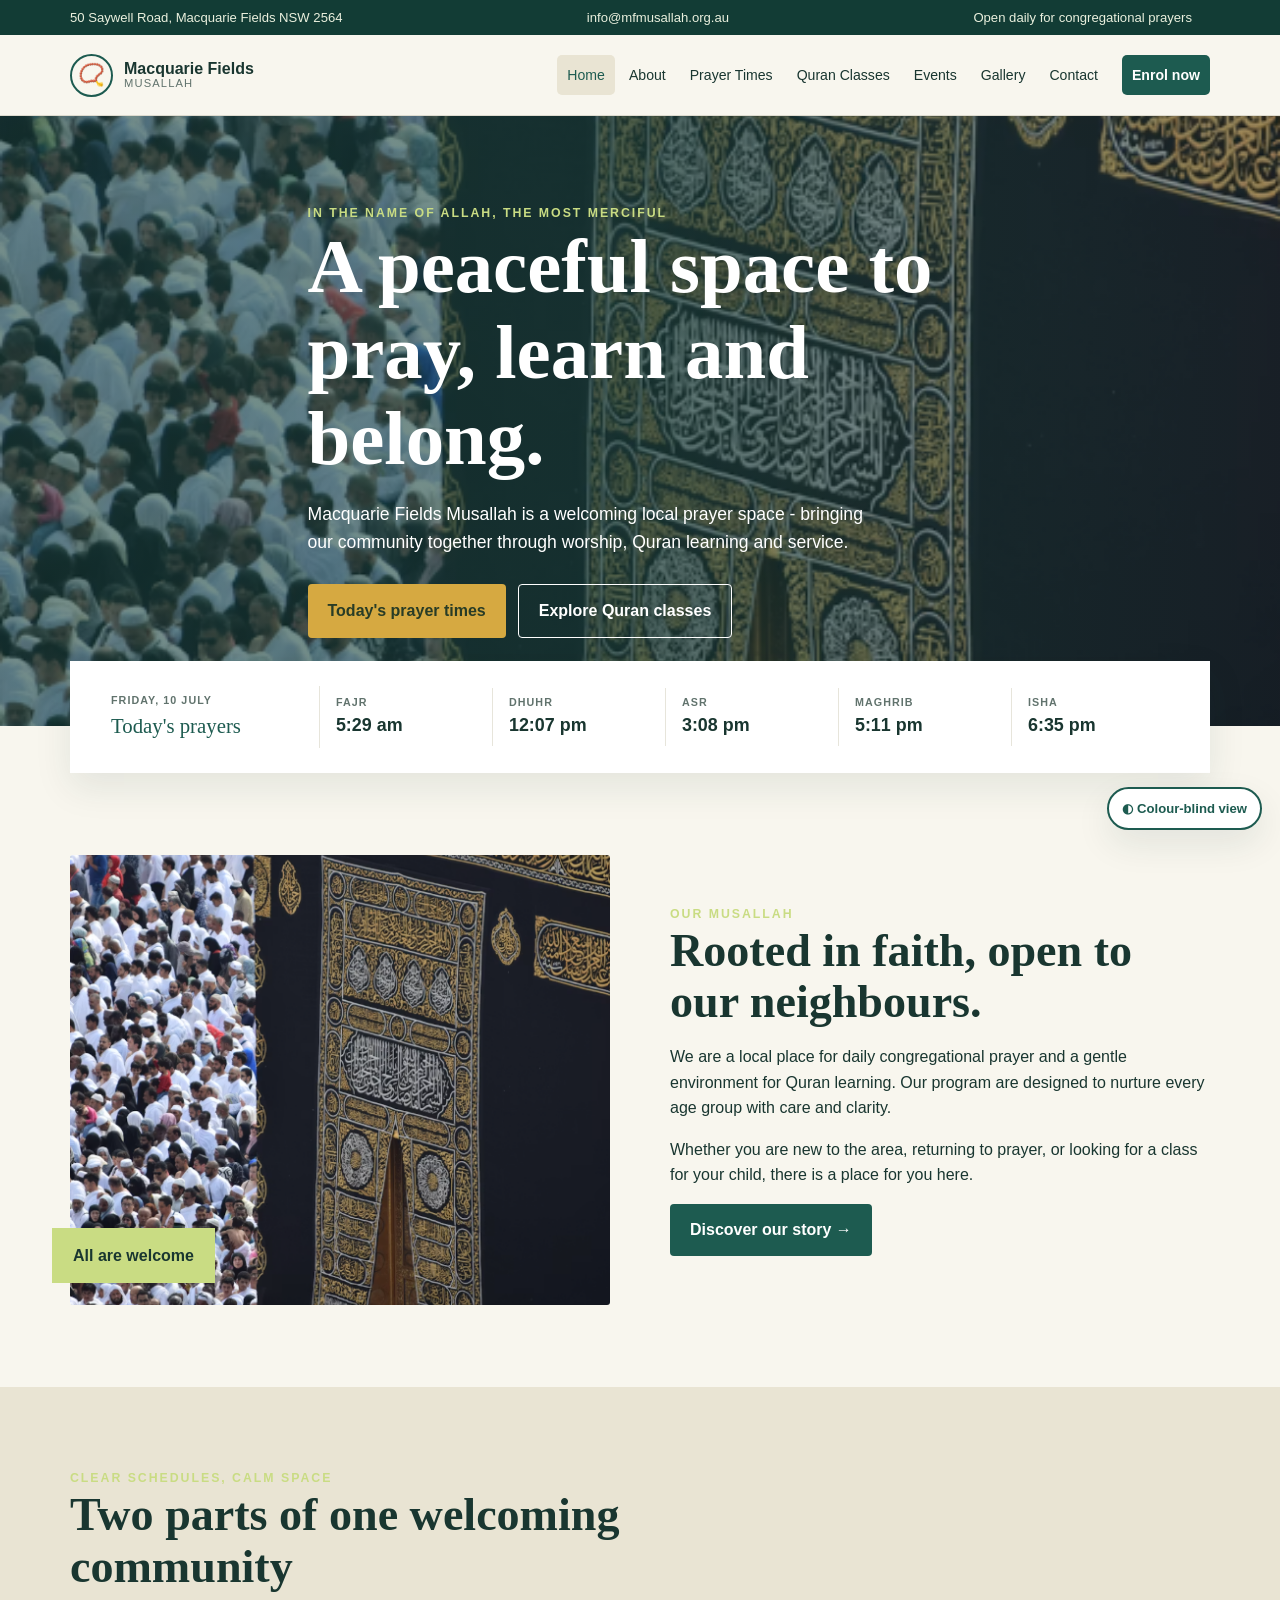
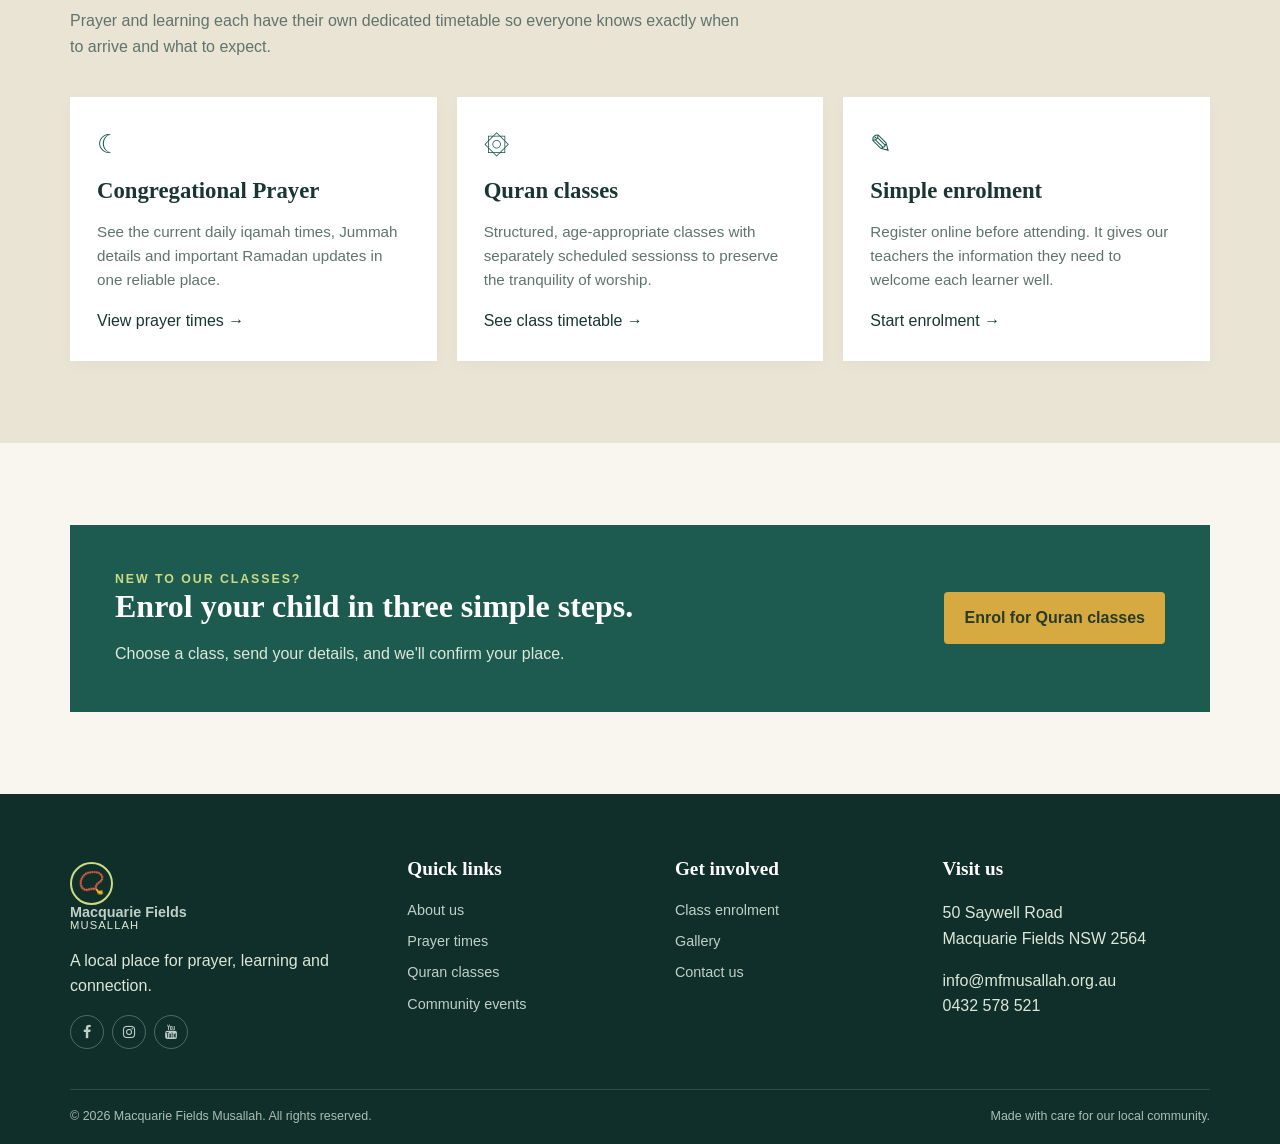
<file: index.html>
<!DOCTYPE html>
<html lang="en">
<head>
    <meta charset="UTF-8">
    <meta name="viewport" content="width=device-width, initial-scale=1.0">
    <meta name="description" content="Macquarie Fields Musallah - prayer, learning and community.">
    <title>Macquarie Fields Musallah | Welcome </title>
    <link rel="stylesheet" href="style.css">
    <link rel="stylesheet" href="https://cdnjs.cloudflare.com/ajax/libs/font-awesome/4.7.0/css/font-awesome.min.css">
</head>
<body>
    <div class="topbar">
        <div class="container">
            <span> 50 Saywell Road, Macquarie Fields NSW 2564</span>
            <span>info@mfmusallah.org.au</span>
            <span>Open daily for congregational prayers</span>
        </div>
</div>
<nav class="nav">
    <div class="container">
        <a class="brand" href="index.html">
            <span class="brand-mark">📿</span>
            <span>Macquarie Fields<small>Musallah</small></span> 
        </a>
        <button class="menu-btn" aria-label="Open menu" aria-expanded="false">≡</button>
        <div class="nav-links">
            <a class="active" href="index.html">Home</a>
            <a href="about.html">About</a>
            <a href="prayer-times.html">Prayer Times</a>
            <a href="quran-classes.html">Quran Classes</a>
            <a href="events.html">Events</a>
            <a href="gallery.html">Gallery</a>
            <a href="contact.html">Contact</a>
            <a class="nav-cta" href="enrolment.html">Enrol now</a>
        </div> 
    </div>
</nav>
<main>
    <section class="hero">
        <div class="container hero-content">
            <div class="eyebrow">In the name of Allah, the Most Merciful</div>
            <h1>A peaceful space to pray, learn and belong.</h1>
            <p>Macquarie Fields Musallah is a welcoming local prayer space - bringing our community together through worship, Quran learning and service.</p>
            <div class="hero-actions">
                <a class="btn btn-gold" href="prayer-times.html">Today's prayer times</a>
                <a class="btn btn-outline" style="color:white;border-color:white" href="quran-classes.html">Explore Quran classes</a>
            </div>
        </div>
    </section>
    <section class="prayer-strip container">
        <div class="prayer-card">
            <div>
                <small>Friday, 10 July</small>
                <span class="today">Today's prayers</span>
            </div>
            <div>
                <small>Fajr</small>
                <strong>5:29 am</strong>
            </div>
            <div>
                <small>Dhuhr</small>
                <strong>12:07 pm</strong>
            </div>
            <div>
                <small>Asr</small>
                <strong>3:08 pm</strong>
            </div>
            <div>
                <small>Maghrib</small>
                <strong>5:11 pm</strong>
            </div>
            <div>
                <small>Isha</small>
                <strong>6:35 pm</strong>
            </div>
        </div>
    </section>
    <section class="section">
        <div class="container two-col">
            <div class="image-frame">
                <img class="rounded" src="makkah.png" alt="Makkah">
                <div class="image-tag">All  are welcome</div>
            </div>
            <div>
                <div class="eyebrow">Our musallah</div>
                <h2>Rooted in faith, open to our neighbours.</h2>
                <p>We are a local place for daily congregational prayer and a gentle environment for Quran learning. Our program are designed to nurture every age group with care and clarity.</p>
                <p>Whether you are new to the area, returning to prayer, or looking for a class for your child, there is a place for you here.</p>
                <a class="btn" href="about.html">Discover our story →</a>
            </div>
        </div>
    </section>
    <section class="section soft">
        <div class="container">
            <div class="section-heading">
                <div class="eyebrow">Clear schedules, calm space</div>
                <h2>Two parts of one welcoming community</h2>
                <p>Prayer and learning each have their own dedicated timetable so everyone knows exactly when to arrive and what to expect.</p>
            </div>
            <div class="feature-grid">
                <article class="feature">
                    <div class="feature-icon">☾</div>
                    <h3>Congregational Prayer</h3>
                    <p>See the current daily iqamah times, Jummah details and important Ramadan updates in one reliable place.</p>
                    <a href="prayer-times.html">View prayer times →</a>
                </article>
                <article class="feature">
                    <div class="feature-icon">۞</div>
                    <h3>Quran classes</h3>
                    <p>Structured, age-appropriate classes with separately scheduled sessionss to preserve the tranquility of worship.</p>
                    <a href="quran-classes.html">See class timetable →</a>
                </article>
                <article class="feature">                    <div class="feature-icon">✎</div>
                    <h3>Simple enrolment</h3>
                    <p>Register online before attending. It gives our teachers the information they need to welcome each learner well.</p>
                    <a href="enrolment.html">Start enrolment →</a>
                </article>
            </div>
        </div>
    </section>
    <section class="section">
        <div class="container schedule-cta">
            <div>
                <div class="eyebrow">New to our classes?</div>
                <h2>Enrol your child in three simple steps.</h2>
                <p>Choose a class, send your details, and we'll confirm your place.</p>
            </div>
            <a class="btn btn-gold" href="enrolment.html">Enrol for Quran classes</a>
        </div>
    </section>
</main>
<footer class="footer">
    <div class="container footer-grid">
        <div>
            <a class="brand" href="index.html">
                <span class="brand-mark" style="border-color:#c9dc83;color:#c9dc83">📿</span>
                <span>Macquarie Fields<small style="color:#dce7d8">Musallah</small>
            </span>
        </a>
        <p>A local place for prayer, learning and connection.</p>
        <div class="socials">
            <a href="https://www.facebook.com/p/Islamic-Education-Centre-Inc-100068635358293/" class="fa fa-facebook"></a>
            <a href="https://www.instagram.com/p/DXOw4TwEh6K/" class="fa fa-instagram"></a>
            <a href="https://www.youtube.com/watch?v=nM-aJWeFFoo" class="fa fa-youtube"></a>
        </div>
    </div>
    <div>
        <h4>Quick links</h4>
        <a href="about.html">About us</a>
        <a href="prayer-times.html">Prayer times</a>
        <a href="quran-classes.html">Quran classes</a>
        <a href="events.html">Community events</a>
    </div>
    <div>
        <h4>Get involved</h4>
        <a href="enrolment.html">Class enrolment</a>
        <a href="gallery.html">Gallery</a>
        <a href="contact.html">Contact us</a>
    </div>
    <div>
        <h4>Visit us</h4>
        <p>50 Saywell Road<br>Macquarie Fields NSW 2564</p>
        <p>info@mfmusallah.org.au<br>0432 578 521</p>
    </div>
    </div>
    <div class="container footer-bottom">
        <span>&copy; 2026 Macquarie Fields Musallah. All rights reserved.</span>
        <span>Made with care for our local community.</span>
    </div>
</footer>
<button class="back-top" aria-label="Back to top">↑</button>
<script src="script.js">

</script>
</body>
</html>
</file>
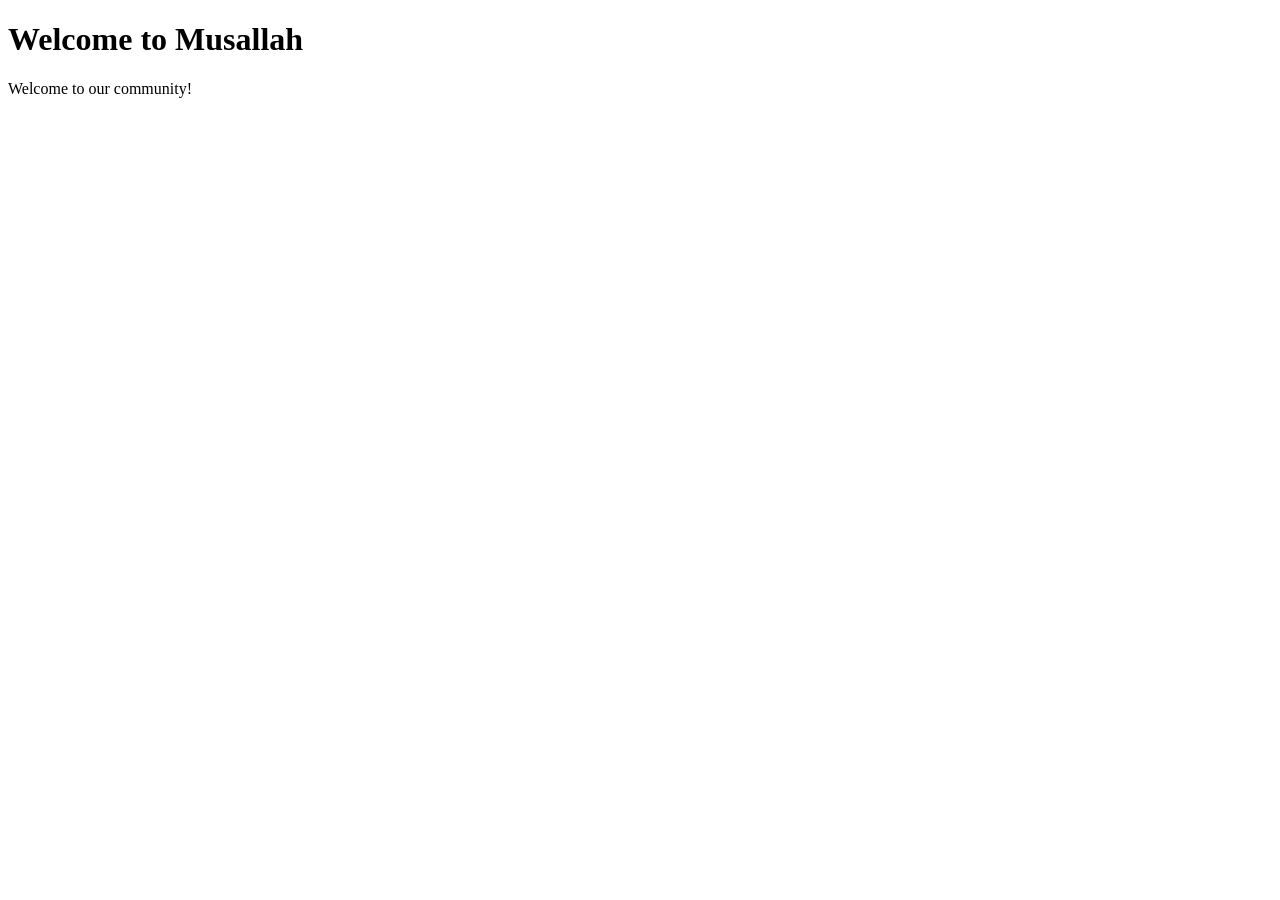
<file: 11ENTC.html>
<!DOCTYPE html>
<html lang="en">
<head>
    <meta charset="UTF-8">
    <meta name="viewport" content="width=device-width, initial-scale=1.0">
    <title>Document</title>
</head>
<body>
    <h1>Welcome to Musallah</h1>
    
    <p>Welcome to our community!</p>
    
</body>
</html>
</file>
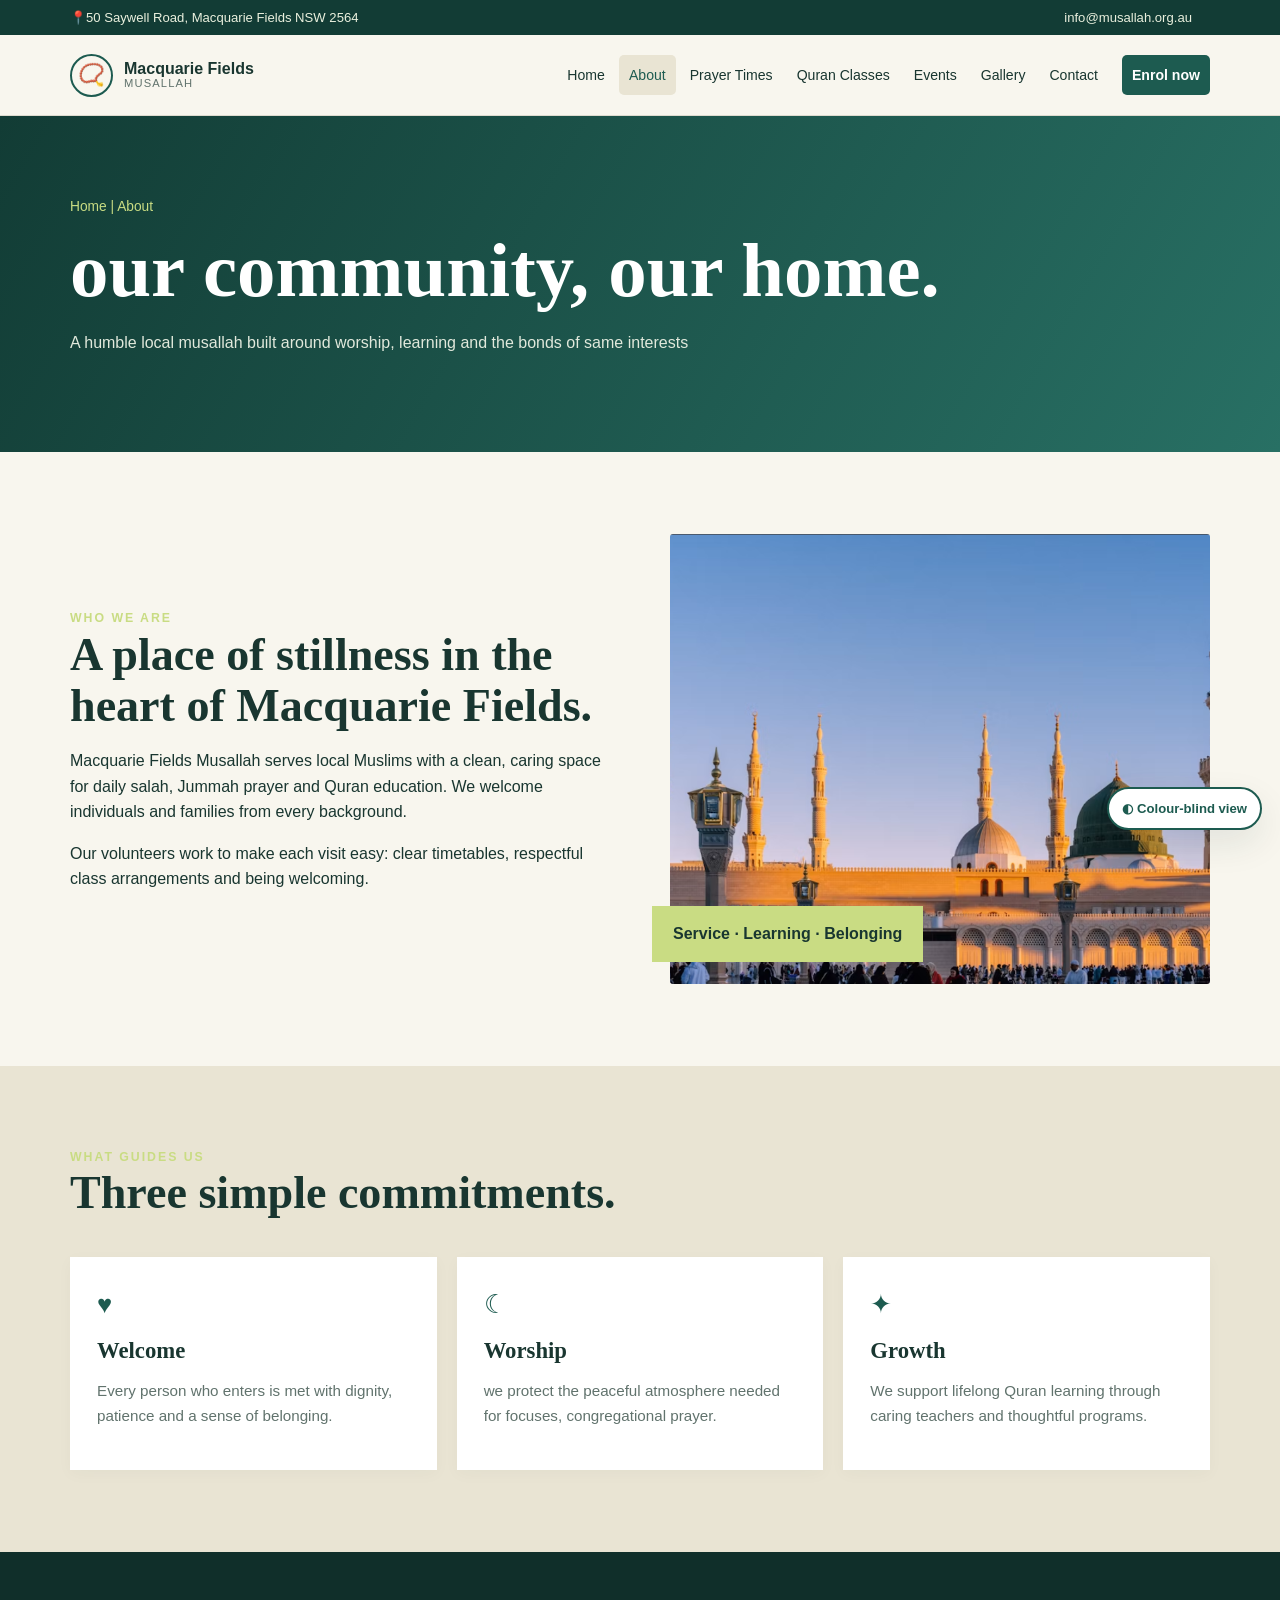
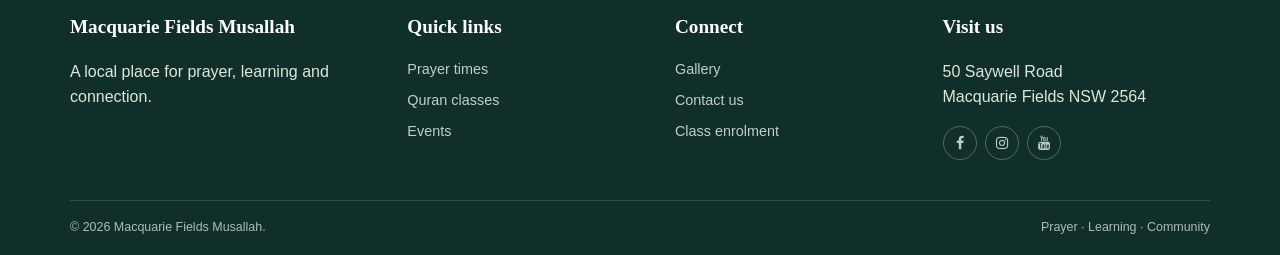
<file: about.html>
<!DOCTYPE html>
<html lang="en">
<head>
    <meta charset="UTF-8">
    <meta name="viewport" content="width=device-width, initial-scale=1.0">
    <title>About | Macquarie Fields Musallah</title>
    <link rel="stylesheet" href="style.css">
    <link rel="stylesheet" href="https://cdnjs.cloudflare.com/ajax/libs/font-awesome/4.7.0/css/font-awesome.min.css">
</head>
<body>
    <div class="topbar">
        <div class="container">
            <span>📍50 Saywell Road, Macquarie Fields NSW 2564</span>
            <span>info@musallah.org.au</span>
        </div>
    </div>
    <nav class="nav">
        <div class="container">
            <a class="brand" href="index.html">
                <span class="brand-mark">📿</span>
                <span>Macquarie Fields<small>Musallah</small>
                </span>
            </a>
            <button class="menu-btn" aria-label="Open menu" aria-expanded="false">≡</button>
            <div class="nav-links">
                <a href="index.html">Home</a>
                <a class="active" href="about.html">About</a>
                <a href="prayer-times.html">Prayer Times</a>
                <a href="quran-classes.html">Quran Classes</a>
                <a href="events.html">Events</a>
                <a href="gallery.html">Gallery</a>
                <a href="contact.html">Contact</a>
                <a class="nav-cta" href="enrolment.html">Enrol now</a>
            </div>
        </div>
    </nav>
    <main>
        <section class="page-hero">
            <div class="container">
                <div class="crumb">Home | About</div>
                <h1>our community, our home.</h1>
                <p>A humble local musallah built around worship, learning and the bonds of same interests</p>
            </div>
        </section>
        <section class="section">
            <div class="container two-col">
                <div>
                    <div class="eyebrow">Who we are</div>
                    <h2>A place of stillness in the heart of Macquarie Fields.</h2>
                    <p>Macquarie Fields Musallah serves local Muslims with a clean, caring space for daily salah, Jummah prayer and Quran education. We welcome individuals and families from every background.</p>
                    <p>Our volunteers work to make each visit easy: clear timetables, respectful class arrangements and being welcoming.</p>
                </div>
                <div class="image-frame">
                    <img class="rounded" src="medina.png" alt="Mosque dome against blue sky">
                    <div class="image-tag">Service · Learning · Belonging </div>
                </div>
            </div>
        </section>
        <section class="section soft">
            <div class="container">
                <div class="section-heading">
                    <div class="eyebrow">What guides us</div>
                    <h2>Three simple commitments.</h2>
                </div>
                <div class="feature-grid">
                    <article class="feature">
                        <div class="feature-icon">♥</div>
                        <h3>Welcome</h3>
                        <p>Every person who enters is met with dignity, patience and a sense of belonging.</p>
                    </article>
                    <article class="feature">
                        <div class="feature-icon">☾</div>
                        <h3>Worship</h3>
                        <p>we protect the peaceful atmosphere needed for focuses, congregational prayer.</p>
                    </article>
                    <article class="feature">
                        <div class="feature-icon">✦</div>
                        <h3>Growth</h3>
                        <p>We support lifelong Quran learning through caring teachers and thoughtful programs.</p>
                    </article>
                </div>
            </div>
        </section>
    </main>
    <footer class="footer">
        <div class="container footer-grid">
            <div>
                <h4>Macquarie Fields Musallah</h4>
                <p>A local place for prayer, learning and connection.</p>
            </div>
            <div>
                <h4>Quick links</h4>
                <a href="prayer-times.html">Prayer times</a>
                <a href="quran-classes.html">Quran classes</a>
                <a href="events.html">Events</a>
            </div>
            <div>
                <h4>Connect</h4>
                <a href="gallery.html">Gallery</a>
                <a href="contact.html">Contact us</a>
                <a href="enrolment.html">Class enrolment</a>
            </div>
            <div>
                <h4>Visit us</h4>
                <p>50 Saywell Road<br>Macquarie Fields NSW 2564</p>
                <div class="socials">
                    <a href="https://www.facebook.com/p/Islamic-Education-Centre-Inc-100068635358293/" class="fa fa-facebook"></a>
                    <a href="https://www.instagram.com/p/DXOw4TwEh6K/" class="fa fa-instagram"></a>
                    <a href="https://www.youtube.com/watch?v=nM-aJWeFFoo" class="fa fa-youtube"></a>
                </div>
            </div>
        </div>
        <div class="container footer-bottom">
            <span>&copy 2026 Macquarie Fields Musallah.</span>
            <span>Prayer · Learning · Community </span>
        </div>
    </footer>
    <button class="back-top" aria-label="Back to top">↑</button>
    <script src="script.js">
    </script>
</body>
</html>
</file>
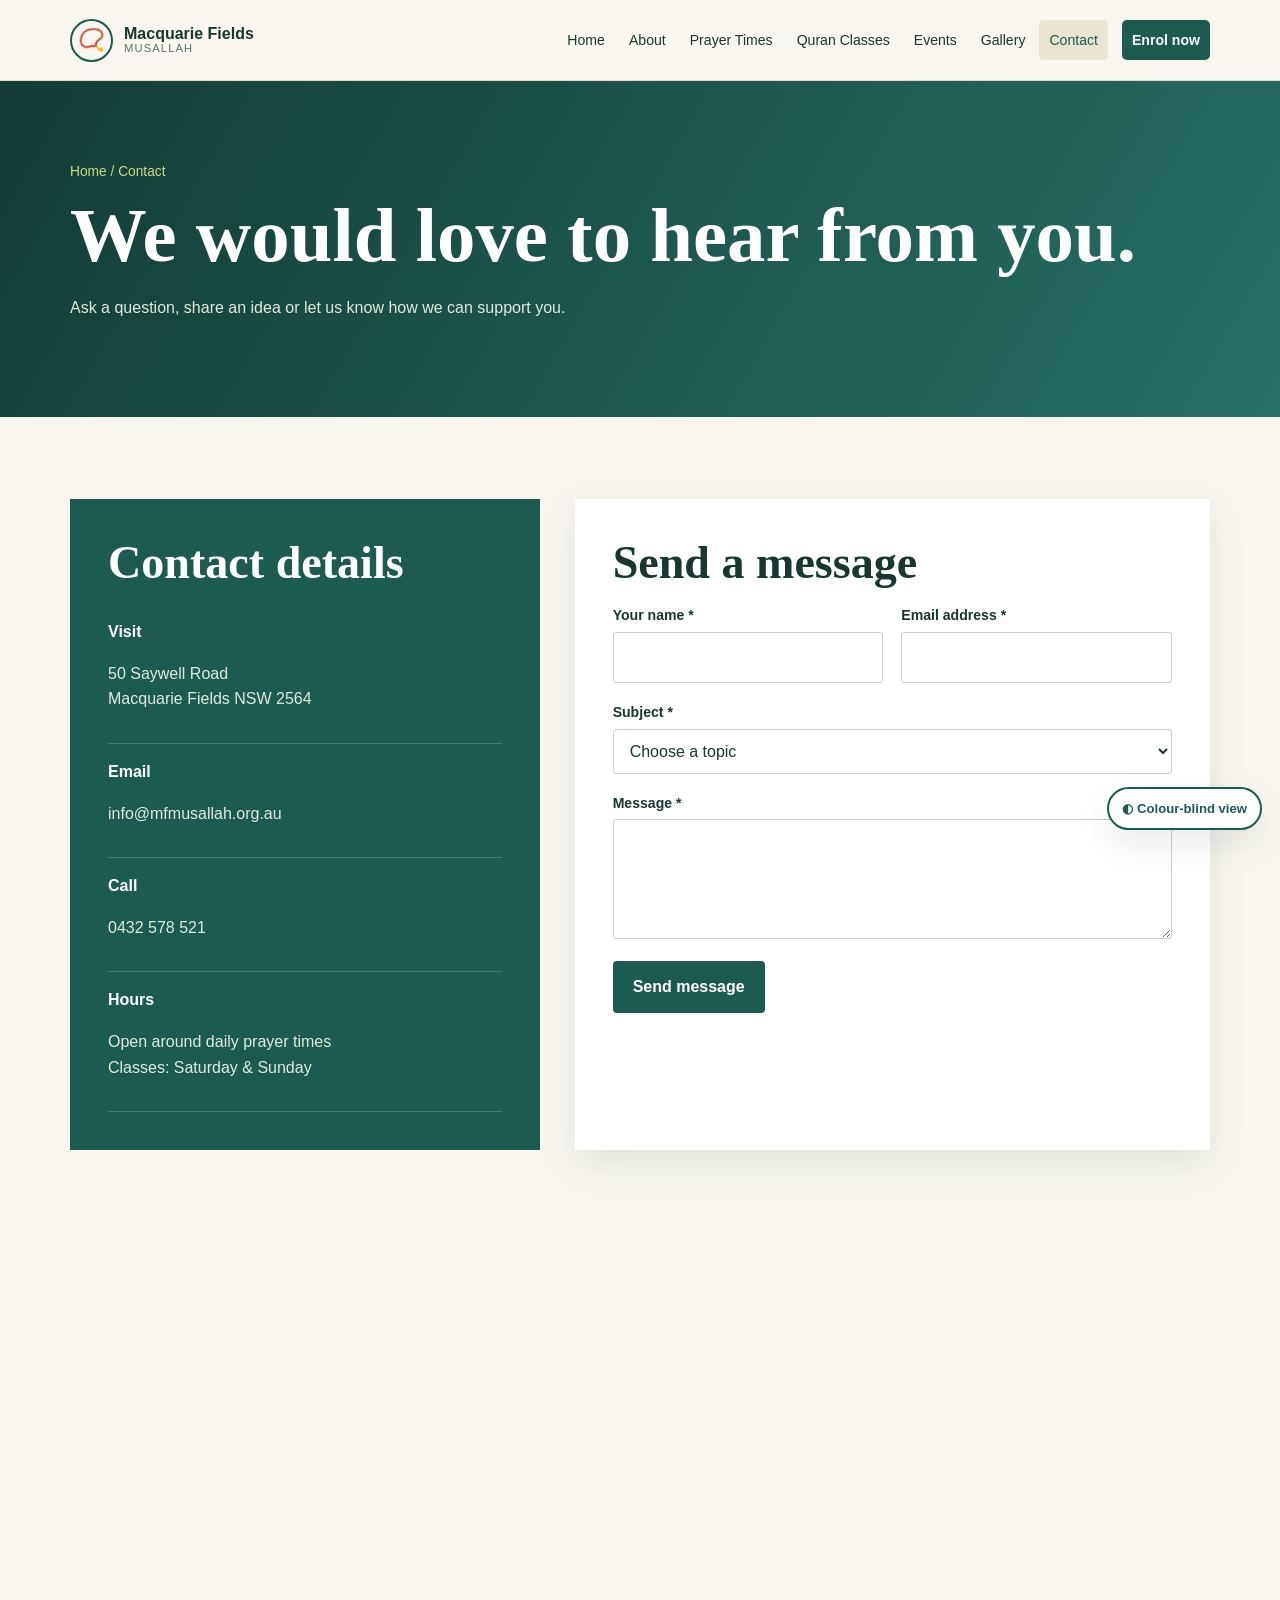
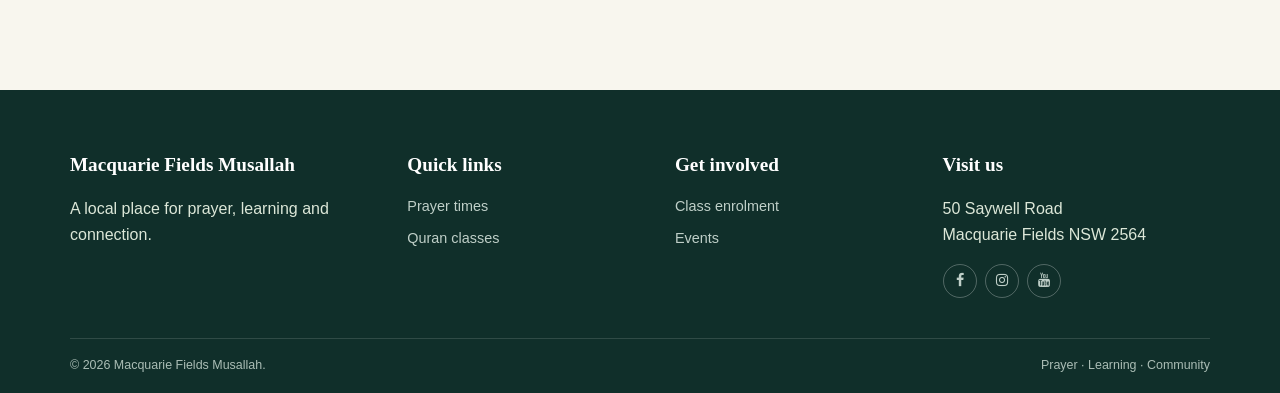
<file: contact.html>
<!DOCTYPE html>
<html lang="en">
<head>
    <meta charset="UTF-8">
    <meta name="viewport" content="width=device-width, initial-scale=1.0">
    <title>Contact | Macquarie Fields Musallah</title>
    <link rel="stylesheet" href="style.css">
    <link rel="stylesheet" href="https://cdnjs.cloudflare.com/ajax/libs/font-awesome/4.7.0/css/font-awesome.min.css">
</head>
<body>
    <nav class="nav">
      <div class="container">
        <a class="brand" href="index.html">
          <span class="brand-mark">📿</span>
          <span>Macquarie Fields<small>Musallah</small>
        </span>
      </a>
      <button class="menu-btn" aria-label="Open menu">☰</button>
      <div class="nav-links">
        <a href="index.html">Home</a>
        <a href="about.html">About</a>
        <a href="prayer-times.html">Prayer Times</a>
        <a href="quran-classes.html">Quran Classes</a>
        <a href="events.html">Events</a>
        <a href="gallery.html">Gallery</a>
        <a class="active" href="contact.html">Contact</a>
        <a class="nav-cta" href="enrolment.html">Enrol now</a>
      </div>
    </div>
  </nav>
  <main>
    <section class="page-hero">
      <div class="container">
        <div class="crumb">Home / Contact</div>
        <h1>We would love to hear from you.</h1>
        <p>Ask a question, share an idea or let us know how we can support you.</p>
      </div>
    </section>
    <section class="section">
      <div class="container contact-grid">
        <aside class="contact-details">
          <h2>Contact details</h2>
          <div class="contact-item">
            <strong>Visit</strong>
            <p>50 Saywell Road<br>Macquarie Fields NSW 2564</p>
          </div>
          <div class="contact-item">
            <strong>Email</strong>
            <p>info@mfmusallah.org.au</p>
          </div>
          <div class="contact-item">
            <strong>Call</strong>
            <p>0432 578 521</p>
          </div>
          <div class="contact-item">
            <strong>Hours</strong>
            <p>Open around daily prayer times<br>Classes: Saturday & Sunday</p>
          </div>
        </aside>
        <form class="form-wrap" data-validate novalidate>
          <h2>Send a message</h2>
          <div class="form-grid">
            <div class="field">
              <label for="name">Your name *</label>
              <input id="name" required>
              <span class="error">Please enter your name.</span>
            </div>
            <div class="field">
              <label for="mail">Email address *</label>
              <input id="mail" type="email" required>
              <span class="error">Enter a valid email address.</span>
            </div>
            <div class="field full">
              <label for="subject">Subject *</label>
              <select id="subject" required>
                <option value="">Choose a topic</option>
                <option>Prayer times</option>
                <option>Quran classes</option>
                <option>Event enquiry</option>
                <option>General question</option>
              </select>
              <span class="error">Please choose a topic.</span>
            </div>
            <div class="field full">
              <label for="message">Message *</label>
              <textarea id="message" required>
              </textarea>
              <span class="error">Please write a message.</span>
            </div>
          </div>
          <button class="btn" style="margin-top:22px" type="submit">Send message</button>
          <div class="form-message" role="status">JazakAllahu khayran — your message has been sent. We’ll reply as soon as we can.</div>
        </form>
      </div>
    </section>
    <iframe class="map" title="Map showing Macquarie Fields" src="https://www.google.com/maps/embed?pb=!1m18!1m12!1m3!1d2489.6922697259024!2d150.88286399999998!3d-33.9898823!2m3!1f0!2f0!3f0!3m2!1i1024!2i768!4f13.1!3m3!1m2!1s0x6b12eb73673373a9%3A0x10130fd1fa8a90a8!2sMacquarie%20Fields%20Musallah!5e1!3m2!1sen!2sau!4v1784724129040!5m2!1sen!2sau" width="600" height="450" style="border:0;" allowfullscreen="" loading="lazy" referrerpolicy="strict-origin-when-cross-origin"> loading="lazy">
  </iframe>
</main>
<footer class="footer">
  <div class="container footer-grid">
    <div>
      <h4>Macquarie Fields Musallah</h4>
      <p>A local place for prayer, learning and connection.</p>
    </div>
    <div>
      <h4>Quick links</h4>
      <a href="prayer-times.html">Prayer times</a>
      <a href="quran-classes.html">Quran classes</a>
    </div>
    <div>
      <h4>Get involved</h4>
      <a href="enrolment.html">Class enrolment</a>
      <a href="events.html">Events</a>
    </div>
    <div>
      <h4>Visit us</h4>
      <p>50 Saywell Road<br>Macquarie Fields NSW 2564</p>
      <div class="socials">
        <a href="https://www.facebook.com/p/Islamic-Education-Centre-Inc-100068635358293/" class="fa fa-facebook"></a>
        <a href="https://www.instagram.com/p/DXOw4TwEh6K/" class="fa fa-instagram"></a>
        <a href="https://www.youtube.com/watch?v=nM-aJWeFFoo" class="fa fa-youtube"></a>
      </div>
    </div>
  </div>
  <div class="container footer-bottom">
    <span>&copy 2026 Macquarie Fields Musallah.</span>
    <span>Prayer · Learning · Community</span>
  </div>
</footer>
<button class="back-top">↑</button>
<script src="script.js">
</script>
</body>
</html>
</file>
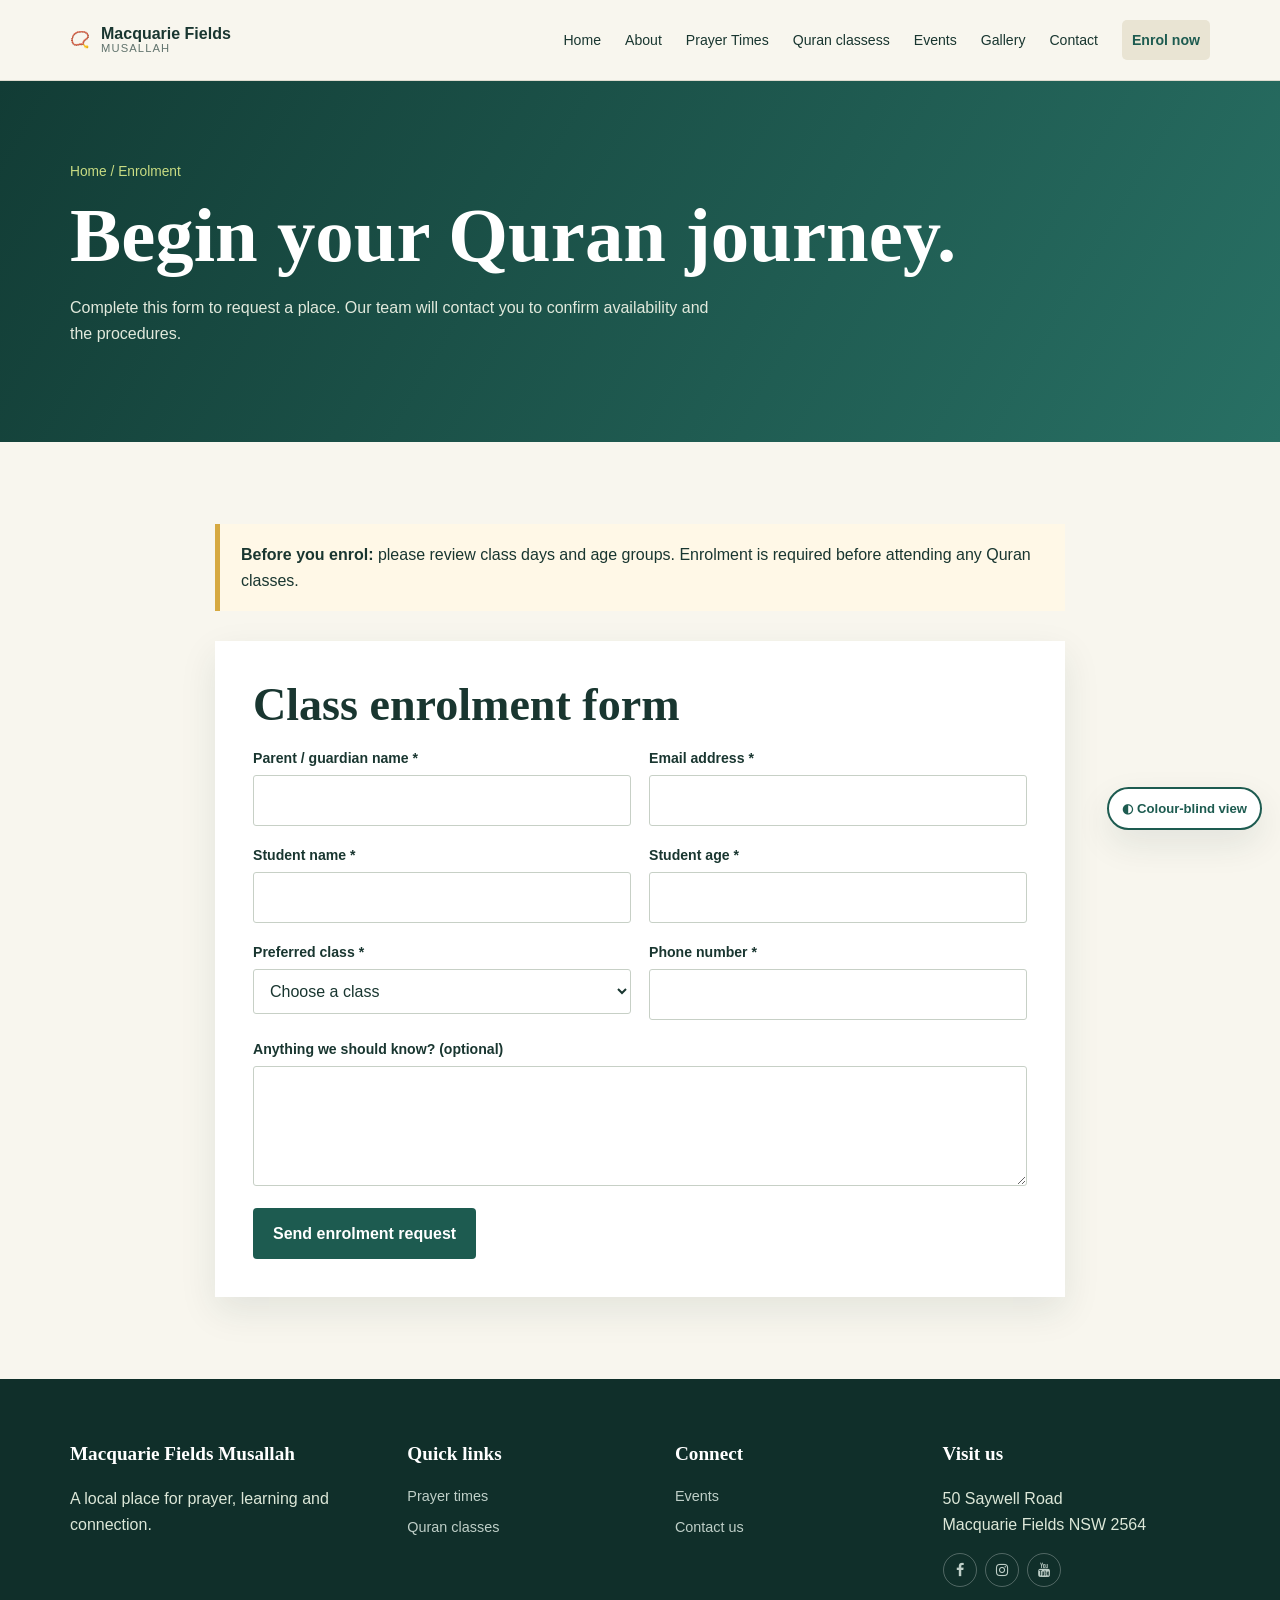
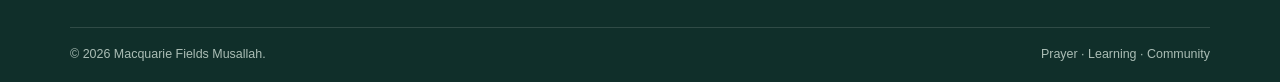
<file: enrolment.html>
<!DOCTYPE html>
<html lang="en">
<head>
    <meta charset="UTF-8">
    <meta name="viewport" content="width=device-width, initial-scale=1.0">
    <title>Enrolment | Macquarie Fields Musallah</title>
    <link rel="stylesheet" href="style.css">
    <link rel="stylesheet" href="https://cdnjs.cloudflare.com/ajax/libs/font-awesome/4.7.0/css/font-awesome.min.css">
</head>
<body>
    <nav class="nav">
        <div class="container">
            <a class="brand" href="index.html">
                <span clas="brand-mark">📿</span>
                <span>Macquarie Fields<small>Musallah</small>
                </span>
            </a>
            <button class="menu-btn" aria-label="Open menu">≡</button>
            <div class="nav-links">
                <a href="index.html">Home</a>
                <a href="about.html">About</a>
                <a href="prayer-times.html">Prayer Times</a>
                <a href="quran-classes.html">Quran classess</a>
                <a href="events.html">Events</a>
                <a href="gallery.html">Gallery</a>
                <a href="contact.html">Contact</a>
                <a class="nav-cta active" href="enrolment.html">Enrol now</a>
            </div>
        </div>
    </nav>
    <main>
        <section class="page-hero">
            <div class="container">
                <div class="crumb">Home / Enrolment</div>
                <h1>Begin your Quran journey.</h1>
                <p>Complete this form to request a place. Our team will contact you to confirm availability and the procedures.</p>
            </div>
        </section>
        <section class="section">
            <div class="container" style="max-width:850px">
                <div class="info-banner">
                    <strong>Before you enrol:</strong> please review class days and age groups. Enrolment is required before attending any Quran classes.</div>
                    <form class="form-wrap" data-validate novalidate>
                        <h2>Class enrolment form</h2>
                        <div class="form-grid">
                            <div class="field">
                                <label for="parent">Parent / guardian name *</label>
                                <input id="parent" required>
                                <span class="error">Pleae enter your name.</span>
                            </div>
                            <div class="field">
                                <label for="email">Email address *</label>
                                <input id="email" type="email" required>
                                <span class="error">Enter a valid email address.</span>
                            </div>
                            <div class="field">
                                <label for="student">Student name *</label>
                                <input id="age" type="number" min="4" max="99" required>
                                <span class="error">Please enter an age.</span>
                            </div>
                            <div class="field">
                                <label for="age">Student age *</label>
                                <input id="age" type="number" min="4" max="99" required>
                                <span class="error">Please enter an age.</span>
                            </div>
                            <div class="field">
                                <label for="class">Preferred class *</label>
                                <select id="class" required>
                                    <option value="">Choose a class</option>
                                    <option>Little Learners (5-9)</option>
                                    <option>Growing Readers (10-16)</option>
                                    <option>Adult Foundations</option>
                                </select>
                                <span class="error">Please choose a class.</span>
                            </div>
                            <div class="field">
                                <label for="phone">Phone number *</label>
                                <input id="phone" type="tel" required>
                                <span class="error">Please enter a phone number.</span>
                            </div>
                            <div class="field full">
                                <label for="notes">Anything we should know? (optional)</label>
                                <textarea id="notess" placeholder="Learning needs, prior experience, or a question for our teachers">
                                </textarea>
                            </div>
                        </div>
                        <button class="btn" style="margin-top:22px" type="submit">Send enrolment request</button>
                        <div class="form-message" role="status">Thank you - your enrolment has been recieved. We'll be in touch soon, In sha allah.</div>
                    </form>
            </div>
        </section>
    </main>
    <footer class="footer">
        <div class="container footer-grid">
            <div>
                <h4>Macquarie Fields Musallah</h4>
                <p>A local place for prayer, learning and connection.</p>
            </div>
            <div>
                <h4>Quick links</h4>
                <a href="prayer-times.html">Prayer times</a>
                <a href="quran-classes.html">Quran classes</a>
            </div>
            <div>
                <h4>Connect</h4>
                <a href="events.html">Events</a>
                <a href="contact.html">Contact us</a>
            </div>
            <div>
                <h4>Visit us</h4>
                <p>50 Saywell Road<br>Macquarie Fields NSW 2564</p>
                <div class="socials">
                    <a href="https://www.facebook.com/p/Islamic-Education-Centre-Inc-100068635358293/" class="fa fa-facebook"></a>
                    <a href="https://www.instagram.com/p/DXOw4TwEh6K/" class="fa fa-instagram"></a>
                    <a href="https://www.youtube.com/watch?v=nM-aJWeFFoo" class="fa fa-youtube"></a>
                </div>
            </div>
        </div>
        <div class="container footer-bottom">
            <span>&copy 2026 Macquarie Fields Musallah.</span>
            <span>Prayer · Learning · Community</span>
        </div>
    </footer>
    <button class="back-top">↑</button>
    <script src="script.js">
    </script> 
</body>
</html>
</file>
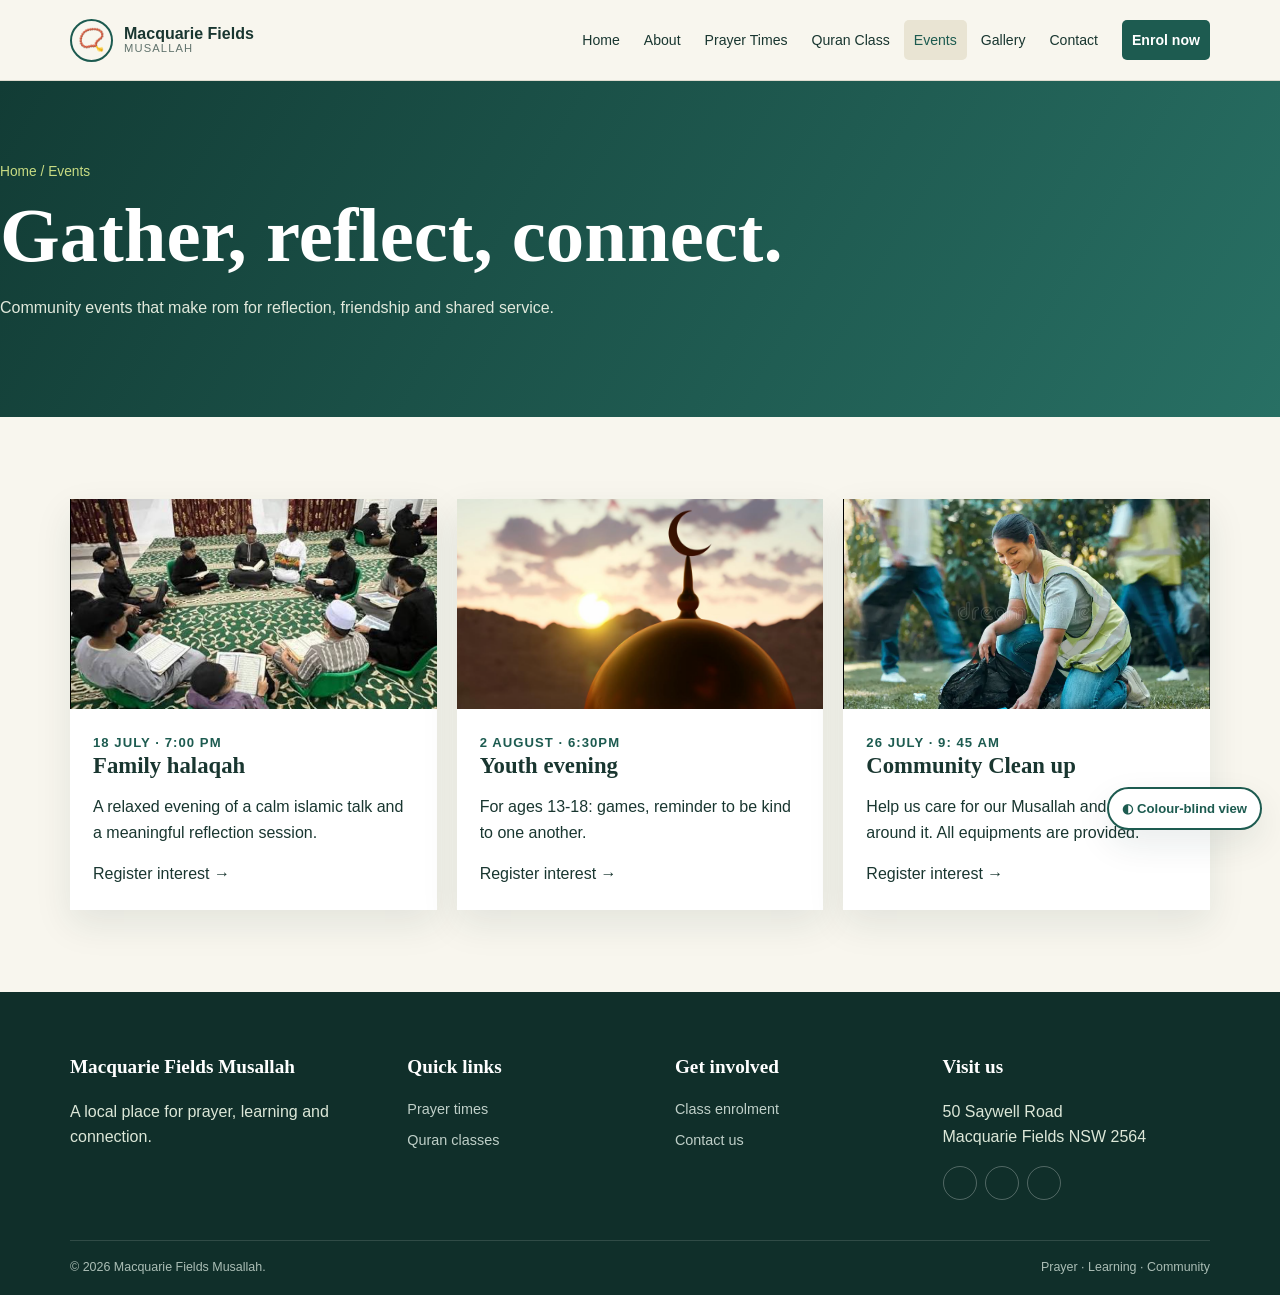
<file: events.html>
<!DOCTYPE html>
<html lang="en">
<head>
    <meta charset="UTF-8">
    <meta name="viewport" content="width=device-width, initial-scale=1.0">
    <title>Events | Macquarie Fields Musallah</title>
    <link rel="stylesheet" href="style.css">
</head>
<body>
    <nav class="nav">
        <div class="container">
            <a class="brand" href="index.html">
                <span class="brand-mark">📿</span>
                <span>Macquarie Fields<small>Musallah</small>
                </span>
            </a>
            <button class="menu-btn" aria-label="Open menu">≡</button>
            <div class="nav-links">
                <a href="index.html">Home</a>
                <a href="about.html">About</a>
                <a href="prayer-times.html">Prayer Times</a>
                <a href="quran-classes.html">Quran Class</a>
                <a class="active" href="events.html">Events</a>
                <a href="gallery.html">Gallery</a>
                <a href="contact.html">Contact</a>
                <a class="nav-cta" href="enrolment.html">Enrol now</a>
            </div>
        </div>
    </nav>
    <main>
        <section class="page-hero">
            <div clas="container">
                <div class="crumb">Home / Events</div>
                <h1>Gather, reflect, connect.</h1>
                <p>Community events that make rom for reflection, friendship and shared service.</p>
            </div>
        </section>
        <section class="section">
            <div class="container">
                <div class="card-grid">
                    <article class="class-card">
                        <img src="halaqah.png" alt="Halaqah">
                        <div class="class-card-content">
                            <div class="event-date">18 July · 7:00 pm</div>
                            <h3>Family halaqah</h3>
                            <p>A relaxed evening of a calm islamic talk and a meaningful reflection session.</p>
                            <a href="contact.html">Register interest →</a>
                        </div>
                    </article>
                    <article class="class-card">
                        <img src="bruv.png" alt="Community picking up trash">
                        <div class="class-card-content">
                            <div class="event-date">2 August · 6:30pm</div>
                            <h3>Youth evening</h3>
                            <p>For ages 13-18: games, reminder to be kind to one another.</p>
                            <a href="contact.html">Register interest →</a>
                        </div>
                    </article>
                    <article class="class-card">
                        <img src="trash.png" alt="Mosque">
                        <div class="class-card-content">
                            <div class="event-date">26 July · 9: 45 am</div>
                            <h3>Community Clean up</h3>
                            <p>Help us care for our Musallah and the streets around it. All equipments are provided.</p>
                            <a href="contact.html">Register interest →</a>
                        </div>
                    </article>
                </div>
            </div>
        </section>
    </main>
    <footer class="footer">
        <div class="container footer-grid">
            <div>
                <h4>Macquarie Fields Musallah</h4>
                <p>A local place for prayer, learning and connection.</p>
            </div>
            <div>
                <h4>Quick links</h4>
                <a href="prayer-times.html">Prayer times</a>
                <a href="quran-classes.html">Quran classes</a>
            </div>
            <div>
                <h4>Get involved</h4>
                <a href="enrolment.html">Class enrolment</a>
                <a href="contact.html">Contact us</a>
            </div>
            <div>
                <h4>Visit us</h4>
                <p>50 Saywell Road<br>Macquarie Fields NSW 2564</p>
                <div class="socials">
                    <a href="https://www.facebook.com/p/Islamic-Education-Centre-Inc-100068635358293/" class="fa fa-facebook"></a>
                    <a href="https://www.instagram.com/p/DXOw4TwEh6K/" class="fa fa-instagram"></a>
                    <a href="https://www.youtube.com/watch?v=nM-aJWeFFoo" class="fa fa-youtube"></a>
                </div>
            </div>
        </div>
        <div class="container footer-bottom">
            <span>&copy 2026 Macquarie Fields Musallah.</span>
            <span>Prayer · Learning · Community</span>
        </div>
    </footer>
    <button class="back-top">↑</button>
    <script src="script.js">
    </script>
</body>
</html>
</file>
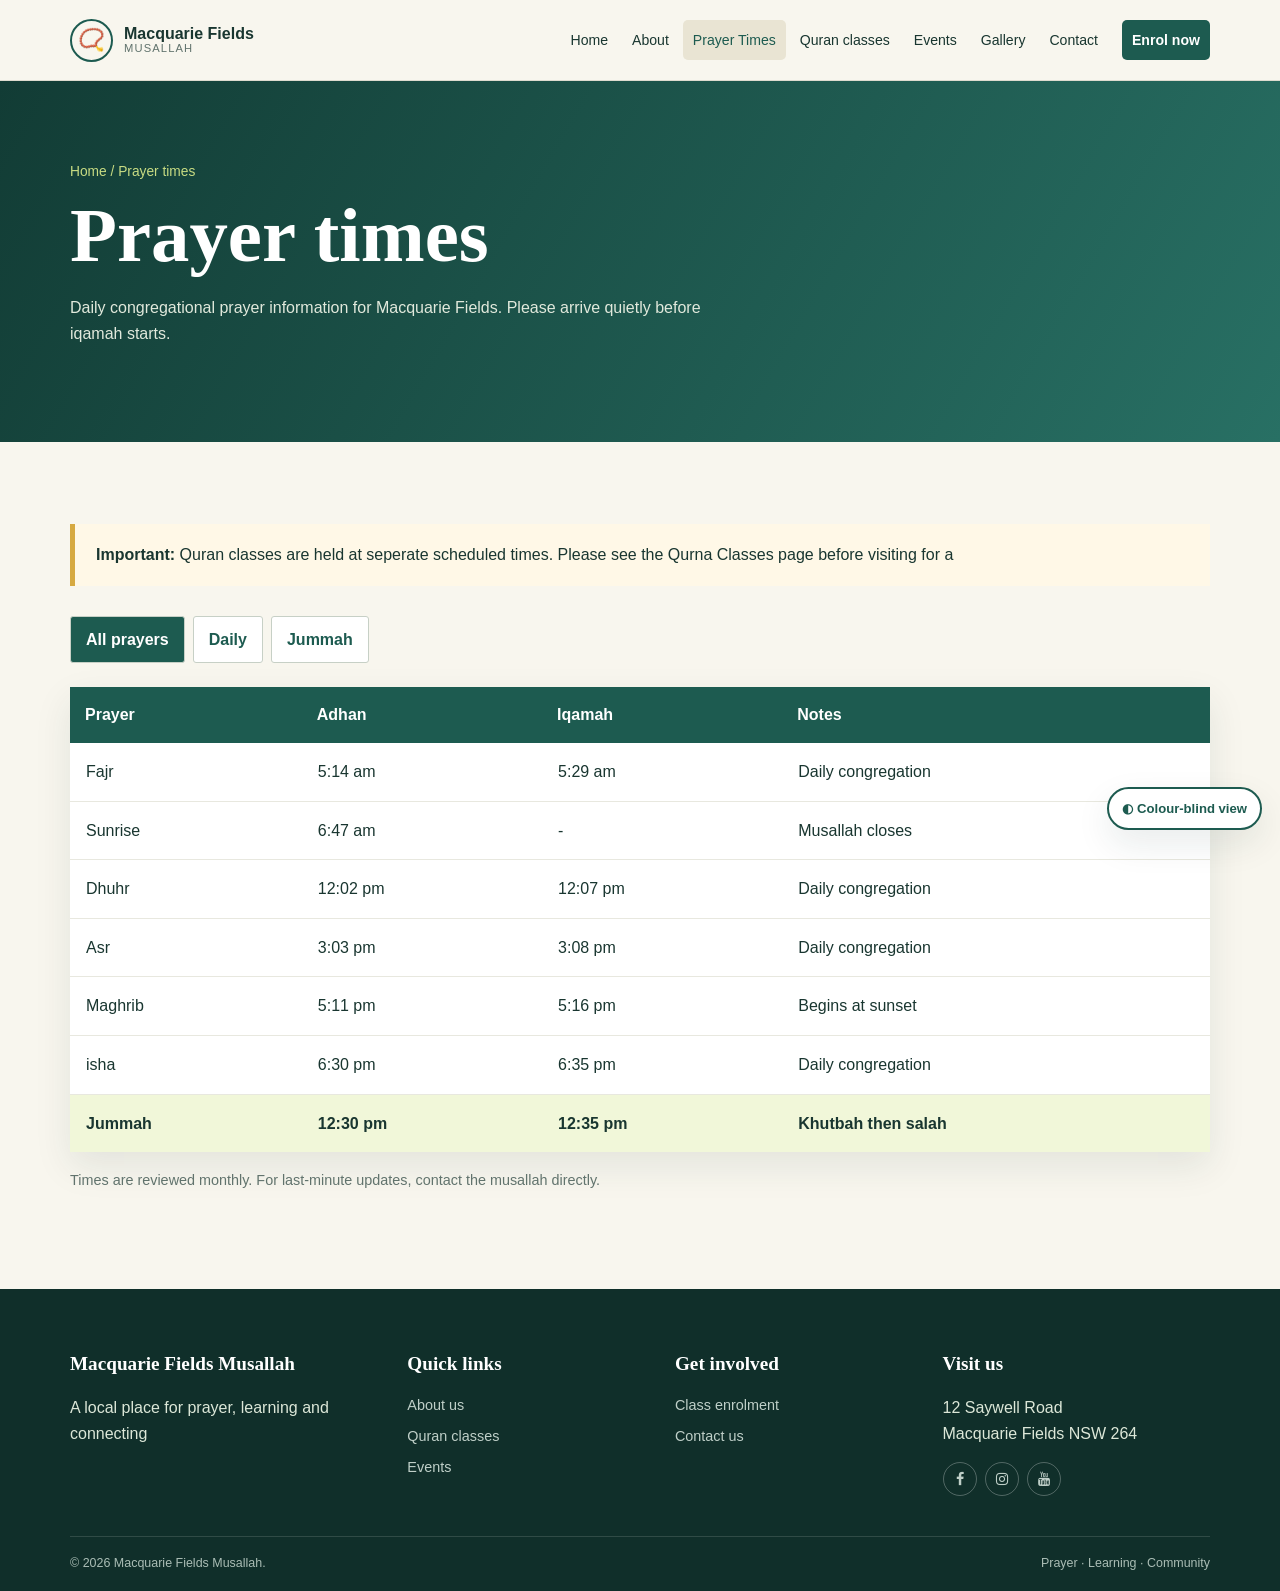
<file: prayer-times.html>
<!DOCTYPE html>
<html lang="en">
<head>
    <meta charset="UTF-8">
    <meta name="viewport" content="width=device-width, initial-scale=1.0">
    <title>Prayer Times | Macquarie Field Musallah</title>
    <link rel="stylesheet" href="style.css">
    <link rel="stylesheet" href="https://cdnjs.cloudflare.com/ajax/libs/font-awesome/4.7.0/css/font-awesome.min.css">
</head>
<body>
    <nav class="nav">
        <div class="container">
            <a class="brand" href="index.html">
                <span class="brand-mark">📿</span>
                <span>Macquarie Fields<small>Musallah</small>
                </span>
            </a>
            <button class="menu-btn" aria-label="Open menu">☰</button>
            <div class="nav-links">
                <a href="index.html">Home</a>
                <a href="about.html">About</a>
                <a class="active" href="prayer-times.html">Prayer Times</a>
                <a href="quran-classes.html">Quran classes</a>
                <a href="events.html">Events</a>
                <a href="gallery.html">Gallery</a>
                <a href="contact.html">Contact</a>
                <a class="nav-cta" href="enrolment.html">Enrol now</a>
            </div>
        </div>
    </nav>
    <main>
        <section class="page-hero">
            <div class="container">
                <div class="crumb">Home / Prayer times</div>
                <h1>Prayer times</h1>
                <p>Daily congregational prayer information for Macquarie Fields. Please arrive quietly before iqamah starts.</p>
            </div>
        </section>
        <section class="section">
            <div class="container">
                <div class="info-banner">
                    <strong>Important:</strong> Quran classes are held at seperate scheduled times. Please see the <a href="quran-classes.html">Qurna Classes page</a> before visiting for a </div>
                    <div data-tabs>
                        <div class="tabs">
                            <button class="tab active" data-day="all">All prayers</button>
                            <button class="tab" data-day="daily">Daily</button>
                            <button class="tab" data-day="Jummah">Jummah</button>
                        </div>
                        <table class="schedule-table">
                            <thead>
                                <tr>
                                    <th>Prayer</th>
                                    <th>Adhan</th>
                                    <th>Iqamah</th>
                                    <th>Notes</th>
                                </tr>
                            </thead>
                            <tbody>
                                <tr data-day="daily">
                                    <td>Fajr</td>
                                    <td>5:14 am</td>
                                    <td>5:29 am</td>
                                    <td>Daily congregation</td>
                                </tr>
                                <tr data-day="daily">
                                    <td>Sunrise</td>
                                    <td>6:47 am</td>
                                    <td>-</td>
                                    <td>Musallah closes</td>
                                </tr>
                                <tr data-day="daily">
                                    <td>Dhuhr</td>
                                    <td>12:02 pm</td>
                                    <td>12:07 pm</td>
                                    <td>Daily congregation</td>
                                </tr>
                                <tr data-days="daily">
                                    <td>Asr</td>
                                    <td>3:03 pm</td>
                                    <td>3:08 pm</td>
                                    <td>Daily congregation</td>
                                </tr>
                                <tr data-day="daily">
                                    <td>Maghrib</td>
                                    <td>5:11 pm</td>
                                    <td>5:16 pm</td>
                                    <td>Begins at sunset</td>
                                </tr>
                                <tr data-day="daily">
                                    <td>isha</td>
                                    <td>6:30 pm</td>
                                    <td>6:35 pm</td>
                                    <td>Daily congregation</td>
                                </tr>
                                <tr class="highlight" data-day="jummah">
                                    <td>Jummah</td>
                                    <td>12:30 pm</td>
                                    <td>12:35 pm</td>
                                    <td>Khutbah then salah</td>
                                </tr>
                            </tbody>
                        </table>
                    </div>
                    <p style="color:var(--muted);font-size:.9rem;margin-top:17px">Times are reviewed monthly. For last-minute updates, contact the musallah directly.</p>
            </div>
        </section>
    </main>
    <footer class="footer">
        <div class="container footer-grid">
            <div>
                <h4>Macquarie Fields Musallah</h4>
                <p>A local place for prayer, learning and connecting</p>
            </div>
            <div>
                <h4>Quick links</h4>
                <a href="about.hmtl">About us</a>
                <a href="quran-classes.html">Quran classes</a>
                <a href="events.html">Events</a>
            </div>
            <div>
                <h4>Get involved</h4>
                <a href="enrolment.html">Class enrolment</a>
                <a href="contact.html">Contact us</a>
            </div>
            <div>
                <h4>Visit us</h4>
                <p>12 Saywell Road<br>Macquarie Fields NSW 264</p>
                <div class="socials">
                    <a href="https://www.facebook.com/p/Islamic-Education-Centre-Inc-100068635358293/" class="fa fa-facebook"></a>
                    <a href="https://www.instagram.com/p/DXOw4TwEh6K/" class="fa fa-instagram"></a>
                    <a href="https://www.youtube.com/watch?v=nM-aJWeFFoo" class="fa fa-youtube"></a>
                </div>
            </div>
        </div>
        <div class="container footer-bottom">
            <span>&copy 2026 Macquarie Fields Musallah.</span>
            <span>Prayer · Learning · Community</span>
        </div>
    </footer>
    <button class="back-top">↑</button>
    <script src="script.js"></script>
</body>
</html>
</file>
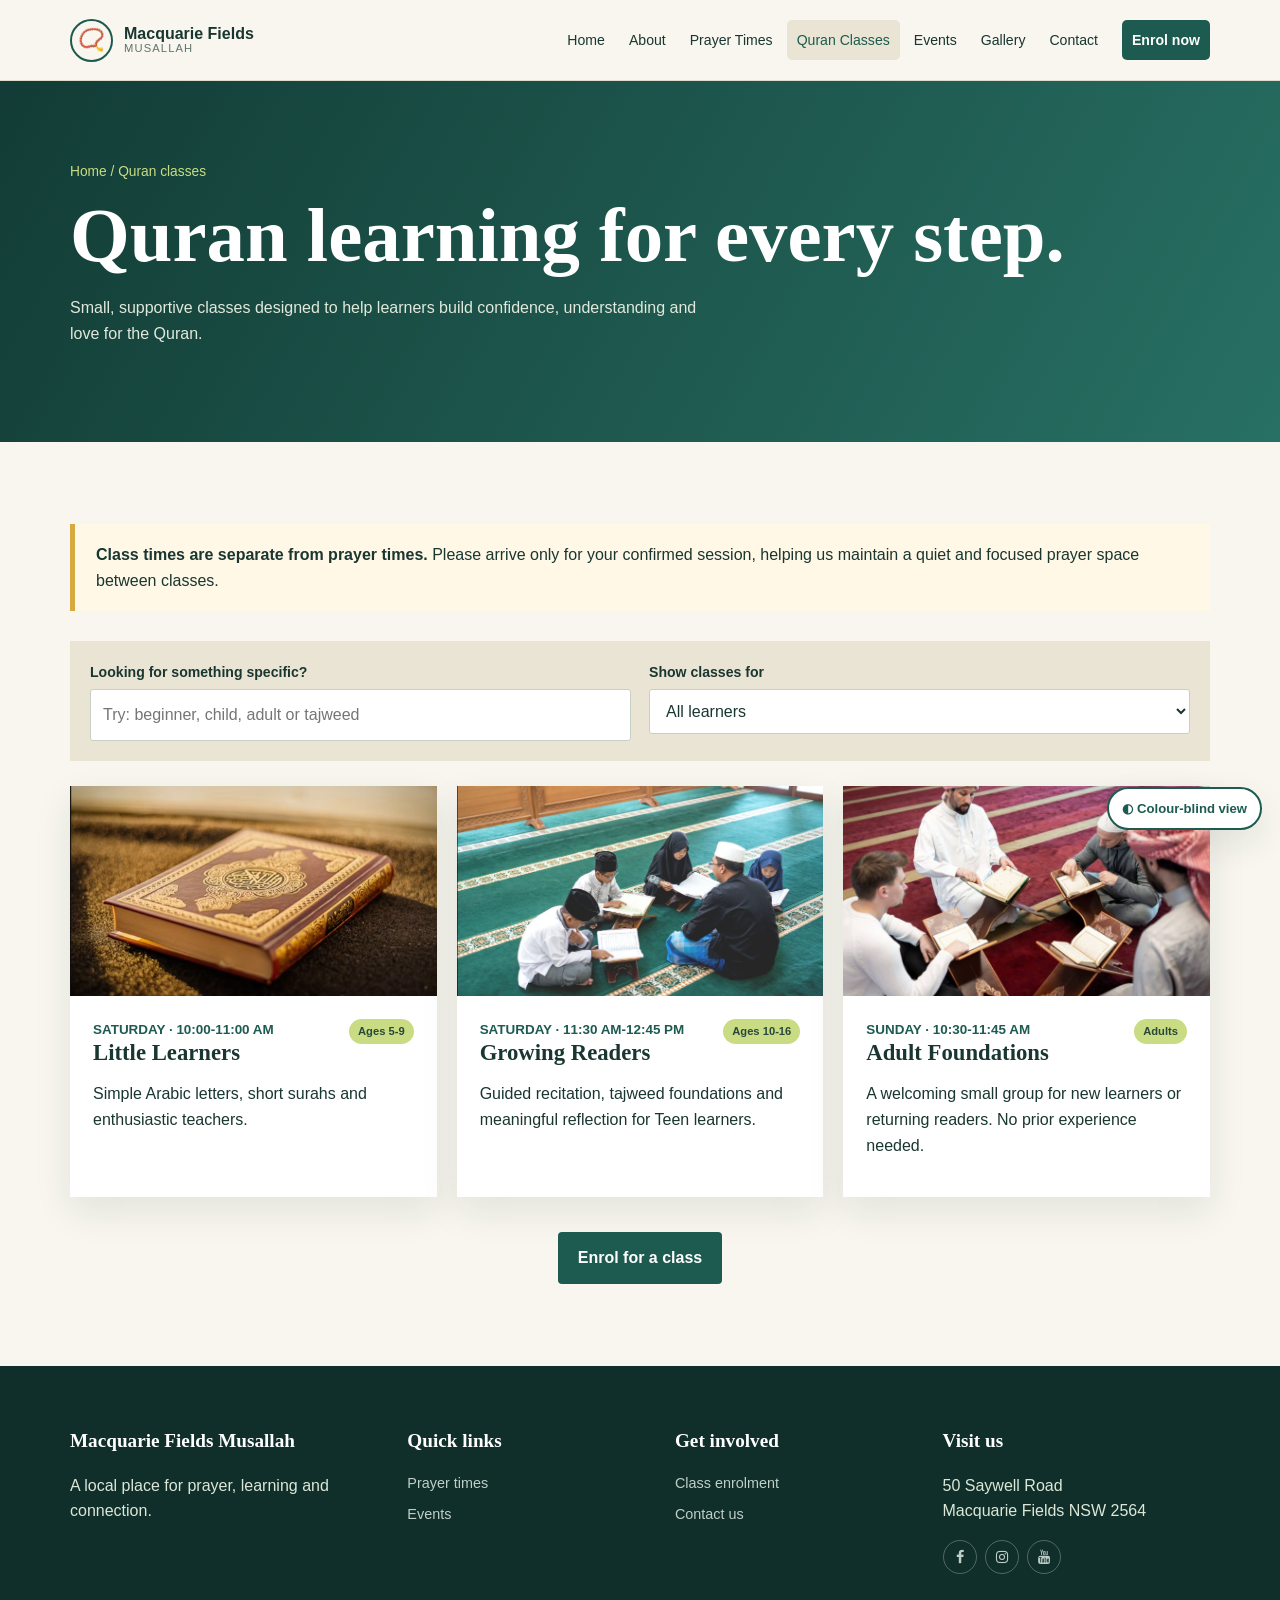
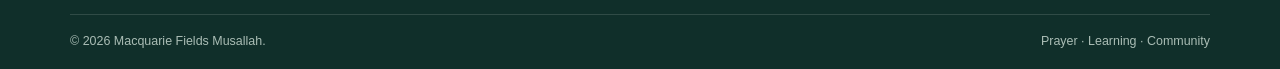
<file: quran-classes.html>
<!doctype html>
<html lang="en">
  <head>
    <meta charset="utf-8">
    <meta name="viewport" content="width=device-width,initial-scale=1">
    <title>Quran Classes | Macquarie Fields Musallah</title>
    <link rel="stylesheet" href="style.css">
    <link rel="stylesheet" href="https://cdnjs.cloudflare.com/ajax/libs/font-awesome/4.7.0/css/font-awesome.min.css">
  </head>
  <body>
    <nav class="nav">
      <div class="container">
        <a class="brand" href="index.html">
          <span class="brand-mark">📿</span>
          <span>Macquarie Fields<small>Musallah</small>
        </span>
      </a>
      <button class="menu-btn" aria-label="Open menu">☰</button>
      <div class="nav-links">
        <a href="index.html">Home</a>
        <a href="about.html">About</a>
        <a href="prayer-times.html">Prayer Times</a>
        <a class="active" href="quran-classes.html">Quran Classes</a>
        <a href="events.html">Events</a>
        <a href="gallery.html">Gallery</a>
        <a href="contact.html">Contact</a>
        <a class="nav-cta" href="enrolment.html">Enrol now</a>
      </div>
    </div>
  </nav>
  <main>
    <section class="page-hero">
      <div class="container">
        <div class="crumb">Home / Quran classes</div>
        <h1>Quran learning for every step.</h1>
        <p>Small, supportive classes designed to help learners build confidence, understanding and love for the Quran.</p>
      </div>
    </section>
    <section class="section">
      <div class="container">
        <div class="info-banner">
          <strong>Class times are separate from prayer times.</strong> Please arrive only for your confirmed session, helping us maintain a quiet and focused prayer space between classes.</div>
          <div class="class-tools">
            <div class="field">
              <label for="class-search">Looking for something specific?</label>
              <input id="class-search" list="class-suggestions" placeholder="Try: beginner, child, adult or tajweed">
              <datalist id="class-suggestions">
                <option value="Little Learners — ages 5 to 9"></option>
                <option value="Growing Readers — ages 10 to 16"></option>
                <option value="Adult Foundations"></option>
                <option value="Tajweed and guided recitation"></option>
              </datalist>
            </div>
            <div class="field">
              <label for="class-filter">Show classes for</label>
              <select id="class-filter">
                <option value="all">All learners</option>
                <option value="children">Children (ages 5-9)</option>
                <option value="teens">Young people (ages 10-16)</option>
                <option value="adults">Adults</option>
              </select>
            </div>
          </div>
          <div class="card-grid">
            <article class="class-card" data-class-level="children">
              <img src="quran.png" alt="Quran">
              <div class="class-card-content">
                <span class="badge">Ages 5-9</span>
                <div class="class-meta">SATURDAY · 10:00-11:00 AM</div>
                <h3>Little Learners</h3>
                <p>Simple Arabic letters, short surahs and enthusiastic teachers.</p>
              </div>
            </article>
            <article class="class-card" data-class-level="teens">
              <img src="cuz.png" alt="Teens together">
              <div class="class-card-content">
                <span class="badge">Ages 10-16</span>
                <div class="class-meta">SATURDAY · 11:30 AM-12:45 PM</div>
                <h3>Growing Readers</h3>
                <p>Guided recitation, tajweed foundations and meaningful reflection for Teen learners.</p>
              </div>
            </article>
            <article class="class-card" data-class-level="adults">
              <img src="adu.png" alt="Adults praying">
              <div class="class-card-content">
                <span class="badge">Adults</span>
                <div class="class-meta">SUNDAY · 10:30-11:45 AM</div>
                <h3>Adult Foundations</h3>
                <p>A welcoming small group for new learners or returning readers. No prior experience needed.</p>
              </div>
            </article>
          </div>
          <div style="text-align:center;margin-top:35px">
            <a class="btn" href="enrolment.html">Enrol for a class</a>
          </div>
        </div>
      </section>
    </main>
    <footer class="footer">
      <div class="container footer-grid">
        <div>
          <h4>Macquarie Fields Musallah</h4>
          <p>A local place for prayer, learning and connection.</p>
        </div>
        <div>
          <h4>Quick links</h4>
          <a href="prayer-times.html">Prayer times</a>
          <a href="events.html">Events</a>
        </div>
        <div>
          <h4>Get involved</h4>
          <a href="enrolment.html">Class enrolment</a>
          <a href="contact.html">Contact us</a>
        </div>
        <div>
          <h4>Visit us</h4>
          <p>50 Saywell Road<br>Macquarie Fields NSW 2564</p>
          <div class="socials">
            <a href="https://www.facebook.com/p/Islamic-Education-Centre-Inc-100068635358293/" class="fa fa-facebook"></a>
            <a href="https://www.instagram.com/p/DXOw4TwEh6K/" class="fa fa-instagram"></a>
            <a href="https://www.youtube.com/watch?v=nM-aJWeFFoo" class="fa fa-youtube"></a>
          </div>
        </div>
      </div>
      <div class="container footer-bottom">
        <span>&copy 2026 Macquarie Fields Musallah.</span>
        <span>Prayer · Learning · Community</span>
      </div>
    </footer>
    <button class="back-top">↑</button>
    <script src="script.js">
    </script>
  </body>
</html>
</file>
<file: style.css>
@import url('https://maps.app.goo.gl/pgyAqJjrn9gBP1AL9');
:root{
    --ink:#193630;
    --green:#1d5b50;
    --lime:#c9dc83;
    --cream:#f8f6ee;
    --sand:#e9e4d3;
    --gold:#d6a941;
    --white:white;
    --muted:#61736d;
    --red:#b93f35;
    --shadow:0 14px 35px #19363018
}
*{
    box-sizing:border-box;
}
html{
    scroll-behavior:smooth;
}
body{
    margin:0;
    color:var(--ink);
    background:var(--cream);
    font-family:'DM Sans',Arial,sans-serif;
    line-height:1.6
}
img{
    max-width:100%;
    display:block
}
a{
    color:inherit;
    text-decoration:none
}
.container{
    width:min(1140px,90%);
    margin:auto
}
.topbar{
    background:#123c35;
    color:#eaf0de;
    font-size:.82rem;
    padding:7px 0
}
.topbar .container{
    display:flex;
    justify-content:space-between;
    gap:15px;
    flex-wrap:wrap;
}
.topbar span{
    margin-right:18px
}
.nav{
    height:81px;
    background:var(--cream);
    display:flex;
    align-items:center;
    position:sticky;
    top:0;
    z-index:30;
    border-bottom:1px solid #dedbcf
}
.nav .container{
    display:flex;
    align-items:center;
    justify-content:space-between;
}
.brand{
    display:flex;
    align-items:center;
    gap:11px;
    font-weight:700;
    line-height:1.05
}
.brand-mark{
    width:43px;
    height:43px;
    border:2px solid var(--green);
    border-radius:50%;
    display:grid;
    place-items:center;
    font-family:Georgia;
    color:var(--green);
    font-size:1.35rem
}
.brand small{
    font-weight:500;
    display:block;
    font-size:.7rem;
    color:var(--muted);
    letter-spacing:.1em;
    text-transform:uppercase;
}
.nav-links{
    display:flex;
    gap:4px;
    align-items:center
}
.nav-links a{
    padding:9px 10px;
    font-size:.88rem;
    border-radius:5px
}
.nav-links a:hover,.nav-links a.active{
    background:var(--sand);
    color:var(--green);
}
.nav-cta,.btn{
    display:inline-flex;
    align-items:center;
    justify-content:center;
    gap:8px;
    border:0;
    cursor:pointer;
    font:inherit;
    font-weight:700;
    border-radius:4px;
    padding:13px 20px;
    background:var(--green);
    color:white;
    transition:.2s
}
.nav-cta{
    margin-left:10px;
    padding:10px 13px;
    font-size:.84rem
}
.btn:hover{
    transform:translateY(-2px);
    background:#14493f
}
.btn-outline{
    border:1px solid var(--green);
    background:transparent;
    color:var(--green)
}
.btn-gold{
    background:var(--gold);
    color:#283c26
}
.menu-btn{
    display:none;
    background:none;
    border:0;
    font-size:1.5rem;
    color:var(--green)
}
.hero{
    min-height:610px;
    color:white;
    display:grid;
    align-items:center;
    background:linear-gradient(90deg,#123c3595 48%, #123c3520),url('makkah.png') center/cover
}
.hero-content{
    max-width:665px;
    padding:85px 0
}
.eyebrow{
    text-transform:uppercase;
    letter-spacing:.16em;
    font-weight:700;
    font-size:.77rem;
    color:var(--lime)
}
h1,h2,h3{
    font-family:'Playfair Display',Georgia,serif;
    line-height:1.12;
    margin:0 0 16px
}
h1{
    font-size:clamp(2.7rem,6vw,5rem)
}
h2{
    font-size:clamp(2rem,3.6vw,3.25rem)
}
h3{
    font-size:1.42rem
}
.hero p{
    font-size:1.1rem;
    max-width:570px
}
.hero-actions{
    display:flex;
    gap:12px;
    flex-wrap:wrap;
    margin-top:28px
}
.section{
    padding:82px 0
}
.section-heading{
    max-width:680px;
    margin-bottom:38px
}
.section-heading p{
    color:var(--muted);
    margin:0
}
.notice{
    background:var(--lime);
    padding:18px 0;
    color:#24443b
}
.notice .container{
    display:flex;
    gap:18px;
    align-items:center;
    justify-content:space-between
}
.notice strong{
    font-family:'Playfair Display',serif;
    font-size:1.2rem
}
.notice a{
    text-decoration:underline;
    font-weight:bold;
    white-space:nowrap
}
.prayer-strip{
    margin-top:-65px;
    position:relative;
    z-index:2
}
.prayer-card{
    background:white;
    box-shadow:var(--shadow);
    padding:25px;
    display:grid;
    grid-template-columns:1.3fr repeat(5,1fr);
    align-items:center
}
.prayer-card>div{
    padding:6px 16px;
    border-right:1px solid #e7e5db
}
.prayer-card>div:last-child{
    border:0
}
.prayer-card small{
    display:block;
    text-transform:uppercase;
    letter-spacing:.1em;
    color:var(--muted);
    font-weight:700;
    font-size:.67rem
}
.prayer-card strong{
    font-size:1.12rem
}
.prayer-card .today{
    font-family:'Playfair Display';
    font-size:1.3rem;
    color:var(--green)
}
.two-col{
    display:grid;
    grid-template-columns:1fr 1fr;
    gap:60px;
    align-items:center
}
.rounded{
    border-radius:3px
}
.image-frame{
    position:relative
}
.image-frame img{
    width:100%;
    height:450px;
    object-fit:cover
}
.image-tag{
    position:absolute;
    bottom:22px;
    left:-18px;
    background:var(--lime);
    padding:15px 21px;
    font-weight:700
}
.feature-grid,.card-grid{
    display:grid;
    grid-template-columns:repeat(3,1fr);
    gap:20px
}
.feature{
    background:white;
    padding:27px;
    box-shadow:0 4px 15px #19363008
}
.feature-icon{
    font-size:1.6rem;
    color:var(--green);
    margin-bottom:13px
}
.feature p,.card p{
    color:var(--muted);
    font-size:.95rem
}
.soft{
    background:var(--sand)
}
.schedule-cta{
    background:var(--green);
    color:white;
    padding:45px;
    display:flex;
    justify-content:space-between;
    align-items:center;
    gap:25px
}
.schedule-cta h2{
    font-size:2rem
}
.schedule-cta p{
    margin:0;
    color:#dce8d9
}
.page-hero{
    padding:80px 0;
    background:linear-gradient(120deg,#123c35,#287064);
    color:white
}
.page-hero p{
    max-width:650px;
    color:#e1e9dc
}
.crumb{
    font-size:.86rem;
    color:var(--lime);
    margin-bottom:10px
}
.info-banner{
    border-left:5px solid var(--gold);
    background:#fff8e7;
    padding:18px 21px;
    margin:0 0 30px
}
.tabs{
    display:flex;
    gap:8px;
    margin-bottom:24px;
    flex-wrap:wrap
}
.tab{
    border:1px solid #c7d0c6;
    background:white;
    padding:10px 15px;
    border-radius:3px;
    cursor:pointer;
    font:inherit;
    font-weight:600;
    color:var(--green)
}
.tab.active{
    background:var(--green);
    color:white
}
.schedule-table{
    width:100%;
    border-collapse:collapse;
    background:white;
    box-shadow:var(--shadow)
}
.schedule-table th{
    background:var(--green);
    color:white;
    text-align:left;
    padding:15px
}
.schedule-table td{
    padding:16px;
    border-bottom:1px solid #e8e8df
}
.schedule-table tr:last-child td{
    border:0
}
.schedule-table .highlight td{
    background: #f1f7d9;
    font-weight:700
}
.class-card{
    background:#fff;
    box-shadow:var(--shadow);
    overflow:hidden
}
.class-card img{
    height:210px;
    width:100%;
    object-fit:cover
}
.class-card-content{
    padding:23px
}
.class-tools{
    display:grid;
    grid-template-columns:1fr 1fr;
    gap:18px;
    background:var(--sand);
    padding:20px;
    margin:0 0 25px
}
.class-meta{
    color:var(--green);
    font-size:.84rem;
    font-weight:700
}
.badge{
    background:var(--lime);
    color:#29483a;
    border-radius:999px;
    padding:4px 9px;
    font-size:.7rem;
    font-weight:700;
    float:right
}
.form-wrap{
    background:white;
    box-shadow:var(--shadow);
    padding:38px
}
.form-grid{
    display:grid;
    grid-template-columns:1fr 1fr;
    gap:18px
}
.field{
    display:flex;
    flex-direction:column;
    gap:5px
}
.field.full{
    grid-column:1/-1
}
label{
    font-weight:700;
    font-size:.88rem
}
input,select,textarea{
    padding:12px;
    border:1px solid #c7d0c6;
    border-radius:3px;
    font:inherit;
    color:var(--ink);
    background:#fff
}
input:focus,select:focus,textarea:focus{
    outline:3px solid #c9dc8370;
    border-color:var(--green)
}
textarea{
    min-height:120px;
    resize:vertical
}
.error{
    color:var(--red);
    font-size:.8rem;
    display:none
}
.form-message{
    display:none;
    margin-top:18px;
    padding:13px;
    border-radius:3px;
    background:#e9f4e4;
    color:#245841;
    font-weight:600
}
.gallery{
    display:grid;
    grid-template-columns:repeat(3,1fr);
    grid-auto-rows:220px;
    gap:13px
}
.gallery img{
    height:100%;
    width:100%;
    object-fit:cover;
    cursor:pointer;
    transition:.25s
}
.gallery img:hover{
    transform:scale(1.015);
    filter:brightness(.83)
}
.gallery .tall{
    grid-row:span 2
}
.gallery .wide{
    grid-column:span 2
}
.lightbox{
    position:fixed;
    z-index:100;
    inset:0;
    background:#102c27ed;
    display:none;
    align-items:center;
    justify-content:center;
    padding:30px
}
.lightbox.open{
    display:flex
}
.lightbox img{
    max-height:85vh;
    max-width:90vw
}
.lightbox button{
    position:absolute;
    top:20px;
    right:30px;
    background:none;
    border:0;
    color:white;
    font-size:2.4rem;
    cursor:pointer
}
.event-date{
    font-weight:bold;
    color:var(--green);
    font-size:.82rem;
    text-transform:uppercase;
    letter-spacing:.08em
}
.contact-grid{
    display:grid;
    grid-template-columns:.85fr 1.15fr;
    gap:35px
}
.contact-details{
    background:var(--green);
    color:white;
    padding:38px
}
.contact-details p{
    color:#dfebdc
}
.contact-item{
    border-bottom:1px solid #ffffff2e;
    padding:15px 0
}
.map{
    min-height:360px;
    border:0;
    width:100%
}
.quote{
    font-family:'Playfair Display';
    font-size:1.55rem
}
.stars{
    color:var(--gold);
    letter-spacing:2px
}
.footer{
    background:#102f2a;
    color:#dce7d8;
    padding:60px 0 0
}
.footer-grid{
    display:grid;
    grid-template-columns:1.3fr 1fr 1fr 1.15fr;
    gap:35px
}
.footer h4{
    font-family:'Playfair Display';
    color:white;
    font-size:1.2rem;
    margin:0 0 15px
}
.footer a{
    display:block;
    color:#bfcfc8;
    font-size:.9rem;
    margin:8px 0
}
.footer a:hover{
    color:var(--lime)
}
.socials{
    display:flex;
    gap:8px
}
.socials a{
    width:34px;
    height:34px;
    border:1px solid #ffffff45;
    border-radius:50%;
    display:grid;
    place-items:center;
    margin:0
}
.footer-bottom{
    margin-top:40px;
    padding:17px 0;
    border-top:1px solid #ffffff22;
    font-size:.78rem;
    color:#aabdb5;
    display:flex;
    justify-content:space-between;
    gap:15px
}
.back-top{
    position:fixed;
    right:18px;
    bottom:18px;
    background:var(--green);
    color:white;
    border:0;
    border-radius:50%;
    width:42px;
    height:42px;
    cursor:pointer;
    display:none;
    z-index:10
}
.back-top.show{
    display:block
}
.colour-toggle{
    position:fixed;
    right:18px;
    bottom:70px;
    z-index:20;
    border:2px solid var(--green);
    border-radius:999px;
    padding:9px 13px;
    background:white;
    color:var(--green);
    box-shadow:var(--shadow);
    font:inherit;
    font-size:.82rem;
    font-weight:700;
    cursor:pointer
}
.colour-toggle:hover,.colour-toggle:focus-visible{
    background:var(--sand);
    outline:3px solid #f4c542
}
body.colourblind-mode{
    --ink:#102a43;
    --green:#075985;
    --lime:#f4b942;
    --cream:#f7f9fc;
    --sand:#e8eef5;
    --gold:#e87817;
    --muted:#40566a;
    --red:#9c2c2c;
    --shadow:0 14px 35px #102a431c
}
body.colourblind-mode .topbar,body.colourblind-mode .footer{background:#102a43}
body.colourblind-mode .hero{background:linear-gradient(90deg,#102a43ec 5%,#075985a8 48%,#102a4320),url('https://images.unsplash.com/photo-1508009603885-50cf7c8dd0f3?auto=format&fit=crop&w=1800&q=85') center/cover}
body.colourblind-mode .btn-gold{background:#e87817;color:#102a43}
body.colourblind-mode .tab.active,body.colourblind-mode .schedule-table th{background:#075985}
body.colourblind-mode .highlight td{background:#fff3ce}
body.colourblind-mode .colour-toggle{border-color:#075985;color:#075985}
@media(max-width:850px){
    .menu-btn{display:block}
    .nav-links{display:none;position:absolute;top:80px;left:0;right:0;background:var(--cream);box-shadow:var(--shadow);padding:14px;flex-direction:column;align-items:stretch}
    .nav-links.open{display:flex}
    .nav-links a,.nav-cta{margin:0}
    .prayer-card{grid-template-columns:repeat(3,1fr)}
    .prayer-card>div:first-child{grid-column:1/-1}
    .two-col,.contact-grid{grid-template-columns:1fr;gap:32px}
    .feature-grid,.card-grid{grid-template-columns:1fr 1fr}
    .footer-grid{grid-template-columns:1fr 1fr}
    .gallery{grid-auto-rows:170px}
}
@media(max-width:500px){
    .topbar{display:none}
    .nav{height:70px}
    .nav-links{top:69px}
    .brand{font-size:.9rem}
    .brand-mark{width:38px;height:38px}
    .hero{min-height:560px}
    .hero-content{padding:55px 0}
    .prayer-strip{margin-top:0}
    .prayer-card{grid-template-columns:1fr 1fr;padding:15px}
    .prayer-card>div{padding:9px 7px}
    .section{padding:54px 0}
    .feature-grid,.card-grid,.footer-grid,.form-grid,.class-tools{grid-template-columns:1fr}
    .field.full{grid-column:auto}
    .schedule-cta,.notice .container{align-items:flex-start;flex-direction:column}
    .schedule-table{font-size:.82rem}
    .schedule-table th,.schedule-table td{padding:11px 8px}
    .gallery{grid-template-columns:1fr 1fr;grid-auto-rows:135px}
    .gallery .wide{grid-column:span 2}
    .image-frame img{height:330px}
    .footer-bottom{flex-direction:column}
    .page-hero{padding:55px 0}
    .form-wrap{padding:25px 20px}
    .colour-toggle{bottom:68px;right:12px;padding:8px 11px}
}
</file>
